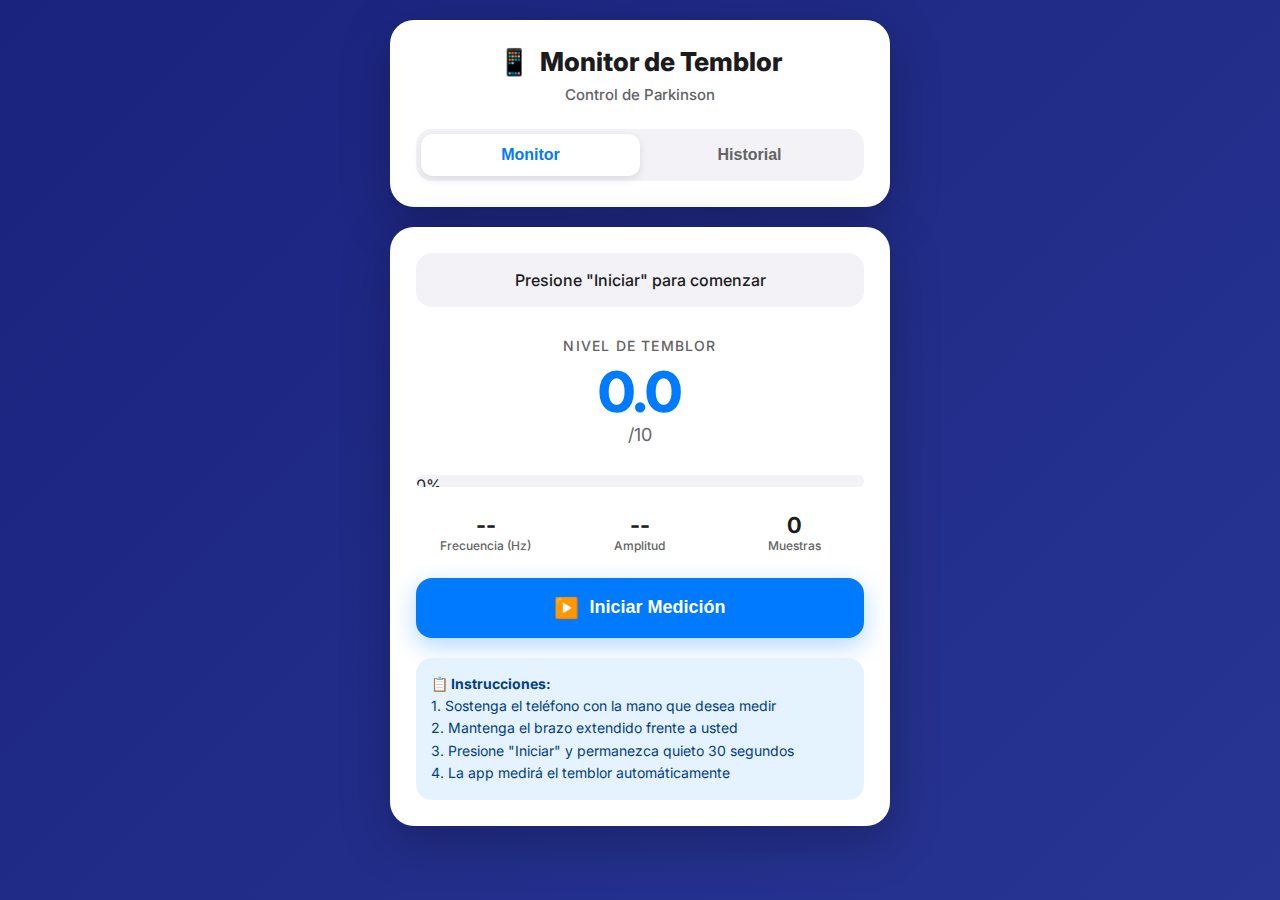
<file: index.htm>
<!DOCTYPE html>
<html lang="es">
<head>
    <meta charset="UTF-8">
    <meta name="viewport" content="width=device-width, initial-scale=1.0">
    <meta name="theme-color" content="#2196F3">
    <meta name="apple-mobile-web-app-capable" content="yes">
    <meta name="apple-mobile-web-app-status-bar-style" content="black-translucent">
    <title>Monitor de Temblor Parkinson</title>
    <link rel="manifest" href="[data-uri]">
    <link rel="stylesheet" href="style.css">
</head>
<body>
    <div class="container">
        <!-- Tab Navigation -->
        <div class="card">
            <h1><span role="img" aria-label="Phone with wave">📱</span> Monitor de Temblor</h1>
            <p class="subtitle">Control de Parkinson</p>
            
            <div class="tabs">
                <button class="tab active" data-tab="monitor">Monitor</button>
                <button class="tab" data-tab="history">Historial</button>
            </div>
        </div>

        <!-- Monitor Tab -->
        <div id="monitor-tab" class="tab-content active">
            <div class="card">
                <div class="status" id="status">
                    Presione "Iniciar" para comenzar
                </div>

                <div class="metric-display">
                    <div class="metric-label">Nivel de Temblor</div>
                    <div class="metric-value" id="tremorLevel">0.0</div>
                    <div style="font-size: 18px; color: #666;">/10</div>
                </div>

                <div class="progress-bar">
                    <div class="progress-fill" id="progressFill" style="width: 0%">
                        0%
                    </div>
                </div>

                <div class="real-time-viz" id="realTimeViz" style="display: none;">
                    <canvas id="waveCanvas" width="400" height="120"></canvas>
                </div>

                <div class="frequency-info">
                    <div class="frequency-item">
                        <div class="frequency-value" id="frequency">--</div>
                        <div>Frecuencia (Hz)</div>
                    </div>
                    <div class="frequency-item">
                        <div class="frequency-value" id="amplitude">--</div>
                        <div>Amplitud</div>
                    </div>
                    <div class="frequency-item">
                        <div class="frequency-value" id="sampleCount">0</div>
                        <div>Muestras</div>
                    </div>
                </div>

                <button class="btn btn-primary" id="startBtn"><span>▶️</span> Iniciar Medición</button>

                <div class="instructions">
                    <strong>📋 Instrucciones:</strong><br>
                    1. Sostenga el teléfono con la mano que desea medir<br>
                    2. Mantenga el brazo extendido frente a usted<br>
                    3. Presione "Iniciar" y permanezca quieto 30 segundos<br>
                    4. La app medirá el temblor automáticamente
                </div>
            </div>
        </div>

        <!-- History Tab -->
        <div id="history-tab" class="tab-content">
            <div class="card">
                <h2 style="margin-bottom: 20px;">📊 Resumen del Día</h2>
                
                <div class="summary-stats" id="summaryStats">
                    <!-- Se llenará dinámicamente -->
                </div>

                <div class="chart-container">
                    <canvas id="historyChart"></canvas>
                </div>

                <h3 style="margin: 20px 0 15px 0;">Mediciones de Hoy</h3>
                <div id="historyList">
                    <!-- Se llenará dinámicamente -->
                </div>

                <button id="exportBtn" class="btn btn-secondary"><span>📤</span> Exportar Datos para Médico</button>

                <div class="export-info">
                    Los datos se copiarán al portapapeles en formato CSV
                </div>
            </div>
        </div>
    </div>
</body>
</html>
</file>
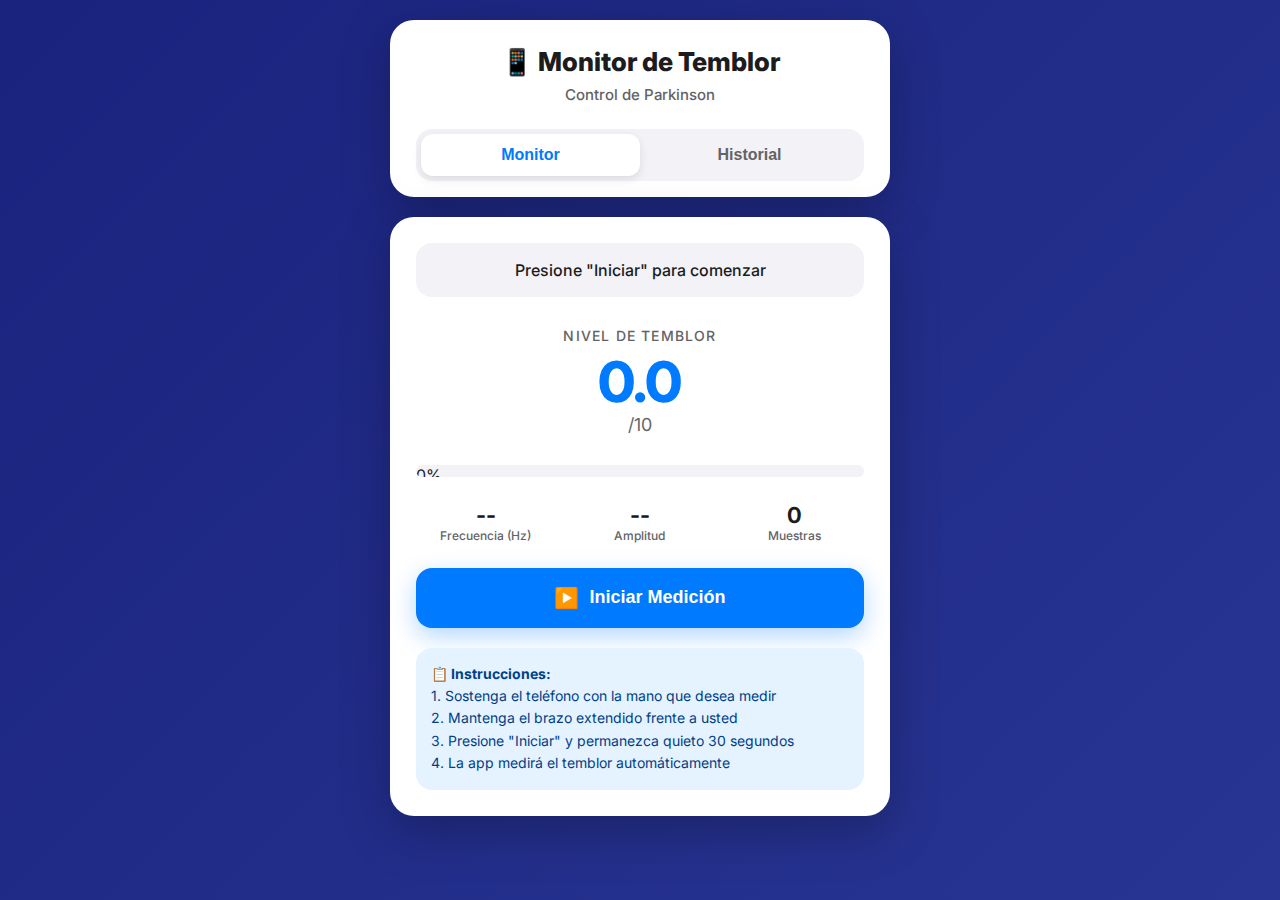
<file: index.html>
<!DOCTYPE html>
<html lang="es">
<head>
    <meta charset="UTF-8">
    <meta name="viewport" content="width=device-width, initial-scale=1.0">
    <meta name="theme-color" content="#2196F3">
    <meta name="apple-mobile-web-app-capable" content="yes">
    <meta name="apple-mobile-web-app-status-bar-style" content="black-translucent">
    <title>Monitor de Temblor Parkinson</title>
    <link rel="manifest" href="[data-uri]">
    <link rel="stylesheet" href="style.css">
</head>
<body>
    <div class="container">
        <!-- Tab Navigation -->
        <div class="card" style="padding-bottom: 15px;">
            <h1>📱 Monitor de Temblor</h1>
            <p class="subtitle">Control de Parkinson</p>
            
            <div class="tabs">
                <button class="tab active" data-tab="monitor">Monitor</button>
                <button class="tab" data-tab="history">Historial</button>
            </div>
        </div>

        <!-- Monitor Tab -->
        <div id="monitor-tab" class="tab-content active">
            <div class="card">
                <div class="status" id="status">
                    Presione "Iniciar" para comenzar
                </div>

                <div class="metric-display">
                    <div class="metric-label">Nivel de Temblor</div>
                    <div class="metric-value" id="tremorLevel">0.0</div>
                    <div style="font-size: 18px; color: #666;">/10</div>
                </div>

                <div class="progress-bar">
                    <div class="progress-fill" id="progressFill" style="width: 0%">
                        0%
                    </div>
                </div>

                <div class="real-time-viz" id="realTimeViz" style="display: none;">
                    <canvas id="waveCanvas" width="400" height="120"></canvas>
                </div>

                <div class="frequency-info">
                    <div class="frequency-item">
                        <div class="frequency-value" id="frequency">--</div>
                        <div>Frecuencia (Hz)</div>
                    </div>
                    <div class="frequency-item">
                        <div class="frequency-value" id="amplitude">--</div>
                        <div>Amplitud</div>
                    </div>
                    <div class="frequency-item">
                        <div class="frequency-value" id="sampleCount">0</div>
                        <div>Muestras</div>
                    </div>
                </div>

                <button class="btn btn-primary" id="startBtn"><span>▶️</span> Iniciar Medición</button>

                <div class="instructions">
                    <strong>📋 Instrucciones:</strong><br>
                    1. Sostenga el teléfono con la mano que desea medir<br>
                    2. Mantenga el brazo extendido frente a usted<br>
                    3. Presione "Iniciar" y permanezca quieto 30 segundos<br>
                    4. La app medirá el temblor automáticamente
                </div>
            </div>
        </div>

        <!-- History Tab -->
        <div id="history-tab" class="tab-content">
            <div class="card">
                <h2 style="margin-bottom: 20px;">📊 Resumen del Día</h2>
                
                <div class="summary-stats" id="summaryStats">
                    <!-- Se llenará dinámicamente -->
                </div>

                <div class="chart-container">
                    <canvas id="historyChart"></canvas>
                </div>

                <h3 style="margin: 20px 0 15px 0;">Mediciones de Hoy</h3>
                <div id="historyList">
                    <!-- Se llenará dinámicamente -->
                </div>

                <button id="exportBtn" class="btn btn-secondary"><span>📤</span> Exportar Datos para Médico</button>

                <div class="export-info">
                    Los datos se copiarán al portapapeles en formato CSV
                </div>
            </div>
        </div>
    </div>
</body>
</html>
</file>
<file: style.css>
/* Importar una fuente moderna */
@import url('https://fonts.googleapis.com/css2?family=Inter:wght@400;500;700;800&display=swap');

:root {
    --bg-start: #1a237e;
    --bg-end: #283593;
    --card-bg: #ffffff;
    --text-primary: #1c1c1e;
    --text-secondary: #636366;
    --primary-color: #007aff;
    --primary-light: #e5f2ff;
    --accent-color: #ff3b30;
    --success-color: #34c759;
    --warning-color: #ff9500;
    --font-family: 'Inter', -apple-system, BlinkMacSystemFont, 'Segoe UI', Roboto, sans-serif;
}

* {
    margin: 0;
    padding: 0;
    box-sizing: border-box;
}

body {
    font-family: var(--font-family);
    background: linear-gradient(135deg, var(--bg-start) 0%, var(--bg-end) 100%);
    min-height: 100vh;
    padding: 20px;
    color: var(--text-primary);
    -webkit-font-smoothing: antialiased;
    -moz-osx-font-smoothing: grayscale;
}

.container {
    max-width: 500px;
    margin: 0 auto;
}

.card {
    background: var(--card-bg);
    border-radius: 24px;
    padding: 25px;
    margin-bottom: 20px;
    box-shadow: 0 15px 50px rgba(0,0,0,0.25);
    border: 1px solid rgba(255, 255, 255, 0.1);
}

h1 {
    color: var(--text-primary);
    text-align: center;
    margin-bottom: 8px;
    font-size: 26px;
    font-weight: 800;
    display: flex;
    align-items: center;
    justify-content: center;
    gap: 10px;
}

.subtitle {
    text-align: center;
    color: var(--text-secondary);
    margin-bottom: 25px;
    font-size: 15px;
    font-weight: 500;
}

.status {
    text-align: center;
    padding: 15px;
    background: #f2f2f7;
    border-radius: 16px;
    margin-bottom: 20px;
    font-size: 16px;
    font-weight: 500;
    min-height: 54px;
    display: flex;
    align-items: center;
    justify-content: center;
    transition: background-color 0.3s, color 0.3s;
}

.metric-display {
    text-align: center;
    margin: 30px 0;
}

.metric-value {
    font-size: 56px;
    font-weight: 800;
    color: var(--primary-color);
    line-height: 1.1;
}

.metric-label {
    font-size: 14px;
    color: var(--text-secondary);
    text-transform: uppercase;
    letter-spacing: 1.2px;
    font-weight: 500;
    margin-bottom: 8px;
}

.progress-bar {
    width: 100%;
    height: 12px;
    background: #f2f2f7;
    border-radius: 6px;
    overflow: hidden;
    margin: 25px 0;
}

.progress-fill {
    height: 100%;
    background: var(--success-color); /* Color inicial */
    transition: width 0.3s ease-in-out;
    border-radius: 6px;
}

.btn {
    width: 100%;
    padding: 18px;
    border: none;
    border-radius: 16px;
    font-size: 18px;
    font-weight: 700;
    cursor: pointer;
    margin-bottom: 12px;
    transition: transform 0.2s, box-shadow 0.3s, background-color 0.3s;
    color: white;
    display: flex;
    align-items: center;
    justify-content: center;
    gap: 10px;
}

.btn span {
    font-size: 20px;
}

.btn:active {
    transform: scale(0.97);
}

.btn-primary {
    background-color: var(--primary-color);
    box-shadow: 0 8px 25px rgba(0, 122, 255, 0.3);
}
.btn-primary:hover {
    background-color: #0056b3;
}

.btn-stop {
    background-color: var(--accent-color);
    box-shadow: 0 8px 25px rgba(255, 59, 48, 0.3);
}
.btn-stop:hover {
    background-color: #c53026;
}

.btn-secondary {
    background-color: #8e8e93;
    box-shadow: 0 8px 25px rgba(142, 142, 147, 0.2);
}
.btn-secondary:hover {
    background-color: #636366;
}

.btn:disabled {
    opacity: 0.6;
    cursor: not-allowed;
    box-shadow: none;
}

.frequency-info {
    display: grid;
    grid-template-columns: repeat(3, 1fr);
    gap: 15px;
    margin: 25px 0;
    text-align: center;
}

.frequency-value {
    font-size: 22px;
    font-weight: 700;
    color: var(--text-primary);
}

.frequency-item div:last-child {
    font-size: 12px;
    color: var(--text-secondary);
    font-weight: 500;
}

.instructions {
    background: var(--primary-light);
    padding: 15px;
    border-radius: 16px;
    margin-top: 20px;
    font-size: 14px;
    line-height: 1.6;
    color: #004085;
}

.history-item {
    display: flex;
    justify-content: space-between;
    align-items: center;
    padding: 15px;
    background: #f2f2f7;
    border-radius: 12px;
    margin-bottom: 10px;
}

.history-item-error {
    background-color: #fff0f0;
    border-left: 4px solid var(--accent-color);
}

.history-time {
    font-weight: 700;
    color: var(--text-primary);
}

.history-level {
    font-size: 18px;
    font-weight: 700;
}

.level-0 { color: var(--success-color); }
.level-1 { color: #a5d6a7; }
.level-2 { color: var(--warning-color); }
.level-3 { color: #fb8c00; }
.level-4 { color: var(--accent-color); }

.chart-container {
    margin: 20px 0;
    height: 200px;
    background: #f9f9f9;
    border-radius: 16px;
    padding: 10px;
}

.summary-stats {
    display: grid;
    grid-template-columns: 1fr 1fr;
    gap: 15px;
    margin: 20px 0;
}

.stat-box {
    background: #f2f2f7;
    padding: 15px;
    border-radius: 16px;
    text-align: center;
}

.stat-value {
    font-size: 24px;
    font-weight: 700;
    color: var(--primary-color);
}

.stat-label {
    font-size: 12px;
    color: var(--text-secondary);
    margin-top: 5px;
    font-weight: 500;
}

.tabs {
    display: flex;
    background: #f2f2f7;
    border-radius: 16px;
    padding: 5px;
}

.tab {
    flex: 1;
    padding: 12px;
    background: transparent;
    border: none;
    border-radius: 12px;
    cursor: pointer;
    font-size: 16px;
    font-weight: 700;
    color: var(--text-secondary);
    transition: all 0.3s ease;
}

.tab.active {
    background: var(--card-bg);
    color: var(--primary-color);
    box-shadow: 0 3px 10px rgba(0,0,0,0.1);
}

.tab-content { display: none; }
.tab-content.active { display: block; }

.export-info {
    background: #f2f2f7;
    padding: 12px;
    border-radius: 12px;
    margin-top: 15px;
    font-size: 13px;
    text-align: center;
    color: var(--text-secondary);
}

.real-time-viz {
    height: 150px;
    background: #f2f2f7;
    border-radius: 16px;
    margin: 25px 0;
    padding: 10px;
    overflow: hidden;
}
</file>
